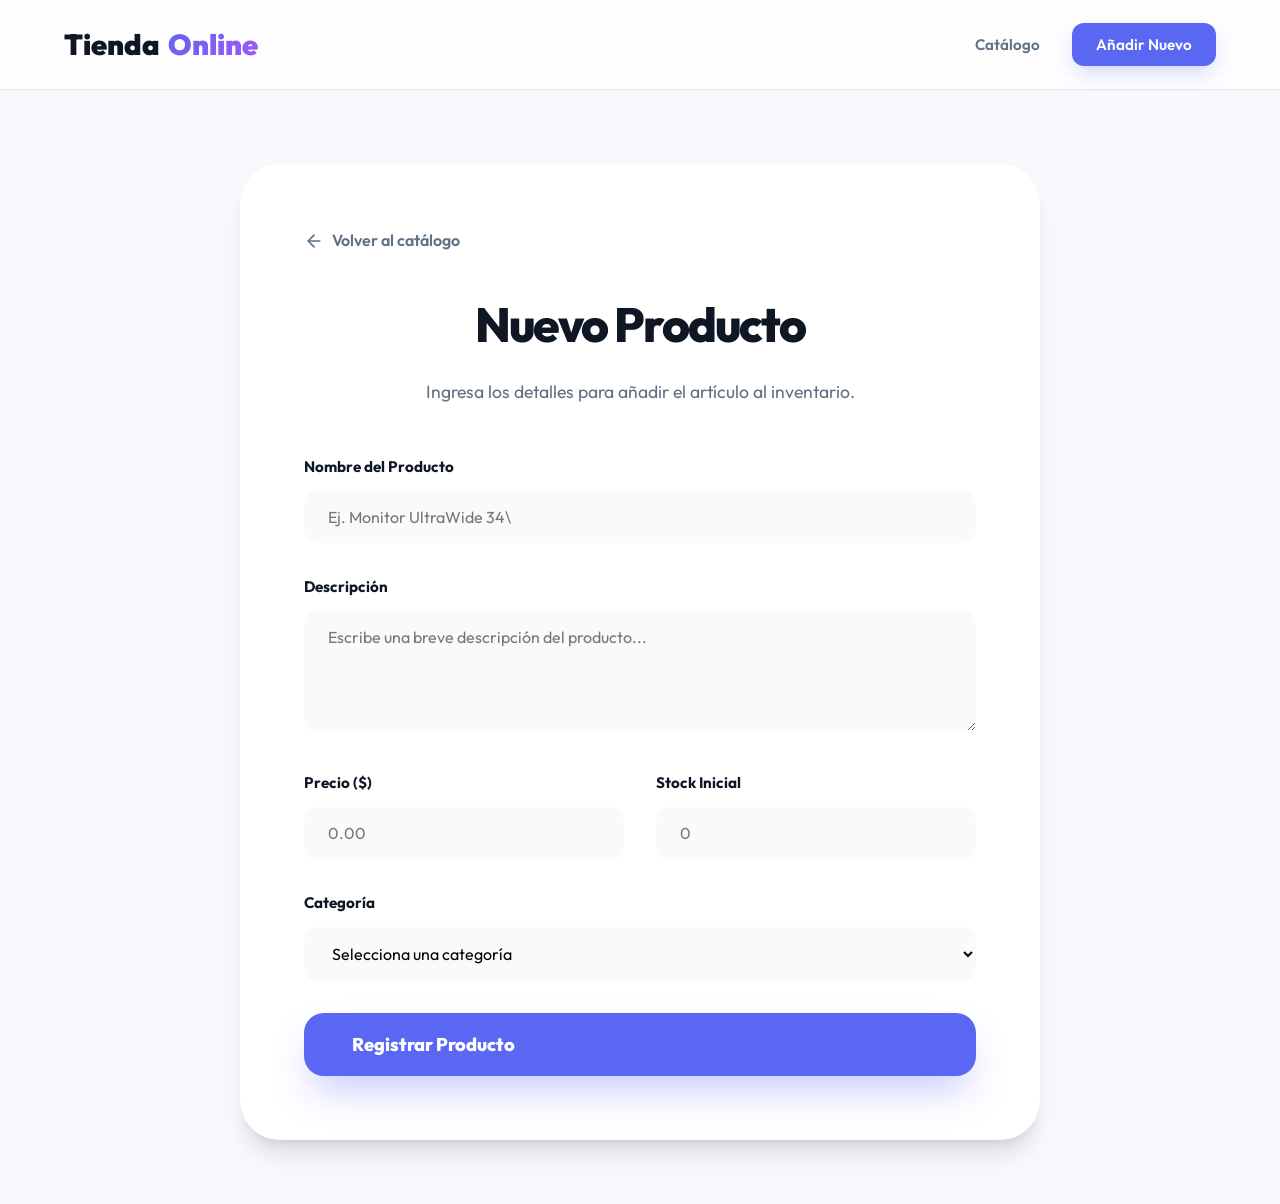
<file: add-product.html>
<!DOCTYPE html>
<html lang="es">

<head>
    <meta charset="UTF-8">
    <meta name="viewport" content="width=device-width, initial-scale=1.0">
    <title>Añadir Producto - Tienda Online</title>
    <link rel="stylesheet" href="index.css">
    <link href="https://fonts.googleapis.com/css2?family=Outfit:wght@400;600;700;800&display=swap" rel="stylesheet">
    <style>
        .form-container {
            max-width: 800px;
            margin: 4rem auto;
            background: white;
            padding: 4rem;
            border-radius: 40px;
            box-shadow: var(--shadow-lg);
            border: 1px solid var(--border-color);
        }

        .form-header {
            margin-bottom: 3rem;
            text-align: center;
        }

        .form-header h1 {
            font-size: 3rem;
            letter-spacing: -2px;
            margin-bottom: 1rem;
        }

        .form-header p {
            color: var(--text-muted);
            font-size: 1.1rem;
        }

        .form-group {
            margin-bottom: 2rem;
        }

        .form-row {
            display: grid;
            grid-template-columns: 1fr 1fr;
            gap: 2rem;
        }

        label {
            display: block;
            margin-bottom: 0.75rem;
            font-weight: 700;
            font-size: 0.95rem;
            color: var(--text-main);
        }

        input, select, textarea {
            width: 100%;
            padding: 1rem 1.5rem;
            border-radius: 14px;
            border: 1.5px solid var(--border-color);
            background: #f8fafc;
            font-size: 1rem;
            transition: all 0.3s;
        }

        input:focus, select:focus, textarea:focus {
            outline: none;
            border-color: var(--primary-color);
            background: white;
            box-shadow: 0 0 0 4px rgba(99, 102, 241, 0.1);
        }

        textarea {
            height: 120px;
            resize: vertical;
        }

        .back-link {
            display: inline-flex;
            align-items: center;
            gap: 0.5rem;
            text-decoration: none;
            color: var(--text-muted);
            font-weight: 600;
            margin-bottom: 2rem;
            transition: color 0.2s;
        }

        .back-link:hover {
            color: var(--primary-color);
        }

        .success-message {
            display: none;
            background: #dcfce7;
            color: #15803d;
            padding: 1.5rem;
            border-radius: 16px;
            margin-bottom: 2rem;
            text-align: center;
            font-weight: 700;
        }
    </style>
</head>

<body>
    <nav class="navbar">
        <div class="nav-container">
            <a href="index.html" class="logo">Tienda<span>Online</span></a>
            <ul class="nav-links">
                <li><a href="index.html">Catálogo</a></li>
                <li><a href="add-product.html" class="btn-nav">Añadir Nuevo</a></li>
            </ul>
        </div>
    </nav>

    <div class="container">
        <div class="form-container">
            <a href="index.html" class="back-link">
                <svg xmlns="http://www.w3.org/2000/svg" width="20" height="20" viewBox="0 0 24 24" fill="none" stroke="currentColor" stroke-width="2" stroke-linecap="round" stroke-linejoin="round"><line x1="19" y1="12" x2="5" y2="12"></line><polyline points="12 19 5 12 12 5"></polyline></svg>
                Volver al catálogo
            </a>

            <div id="success-message" class="success-message">
                ¡Producto registrado con éxito! Redirigiendo...
            </div>

            <div class="form-header">
                <h1>Nuevo Producto</h1>
                <p>Ingresa los detalles para añadir el artículo al inventario.</p>
            </div>

            <form id="add-product-form">
                <div class="form-group">
                    <label for="nombre">Nombre del Producto</label>
                    <input type="text" id="nombre" name="nombre" placeholder="Ej. Monitor UltraWide 34\" required>
                </div>

                <div class="form-group">
                    <label for="descripcion">Descripción</label>
                    <textarea id="descripcion" name="descripcion" placeholder="Escribe una breve descripción del producto..." required></textarea>
                </div>

                <div class="form-row">
                    <div class="form-group">
                        <label for="precio">Precio ($)</label>
                        <input type="number" id="precio" name="precio" placeholder="0.00" step="0.01" required>
                    </div>
                    <div class="form-group">
                        <label for="stock">Stock Inicial</label>
                        <input type="number" id="stock" name="stock" placeholder="0" required>
                    </div>
                </div>

                <div class="form-group">
                    <label for="categoria">Categoría</label>
                    <select id="categoria" name="categoria" required>
                        <option value="" disabled selected>Selecciona una categoría</option>
                        <option value="1">Electrónica</option>
                        <option value="2">Hogar</option>
                        <option value="3">Deportes</option>
                    </select>
                </div>

                <button type="submit" class="btn-primary" style="width: 100%;">Registrar Producto</button>
            </form>
        </div>
    </div>

    <script>
        document.getElementById('add-product-form').addEventListener('submit', function(e) {
            e.preventDefault();
            
            // Aquí iría la lógica de guardado (DB/Backend)
            document.getElementById('success-message').style.display = 'block';
            this.style.opacity = '0.5';
            this.style.pointerEvents = 'none';

            setTimeout(() => {
                window.location.href = 'index.html';
            }, 2000);
        });
    </script>
</body>

</html>
</file>
<file: index.css>
:root {
    /* Color Palette - HSL for flexibility */
    --h: 235; /* Indigo Base */
    --primary: hsl(var(--h), 85%, 65%);
    --primary-hover: hsl(var(--h), 80%, 55%);
    --primary-soft: hsla(var(--h), 85%, 65%, 0.1);
    
    --bg: hsl(220, 33%, 98%);
    --card-bg: hsl(0, 0%, 100%);
    --nav-bg: hsla(0, 0%, 100%, 0.7);
    --text-main: hsl(220, 40%, 10%);
    --text-muted: hsl(215, 15%, 45%);
    --border: hsl(214, 32%, 91%);
    
    --shadow-sm: 0 1px 2px 0 rgb(0 0 0 / 0.05);
    --shadow-md: 0 4px 6px -1px rgb(0 0 0 / 0.1), 0 2px 4px -2px rgb(0 0 0 / 0.1);
    --shadow-lg: 0 20px 25px -5px rgb(0 0 0 / 0.1), 0 8px 10px -6px rgb(0 0 0 / 0.1);
    --shadow-xl: 0 25px 50px -12px rgb(0 0 0 / 0.15);
    
    --radius-sm: 12px;
    --radius-md: 20px;
    --radius-lg: 32px;
    --radius-xl: 48px;
    
    --glass: blur(16px);
}

/* Dark Mode Overrides */
[data-theme="dark"] {
    --bg: hsl(222, 47%, 7%);
    --card-bg: hsl(222, 47%, 11%);
    --nav-bg: hsla(222, 47%, 7%, 0.8);
    --text-main: hsl(210, 40%, 98%);
    --text-muted: hsl(215, 20%, 65%);
    --border: hsl(217, 33%, 17%);
    --shadow-sm: 0 1px 2px 0 rgb(0 0 0 / 0.3);
    --shadow-md: 0 4px 6px -1px rgb(0 0 0 / 0.5);
    --glass: blur(20px) saturate(180%);
}

* {
    margin: 0;
    padding: 0;
    box-sizing: border-box;
    font-family: 'Outfit', -apple-system, BlinkMacSystemFont, 'Segoe UI', Roboto, sans-serif;
}

html {
    scroll-behavior: smooth;
}

body {
    background-color: var(--bg);
    color: var(--text-main);
    line-height: 1.6;
    padding-top: 100px;
    transition: background-color 0.4s ease, color 0.4s ease;
}

/* Typography Enhancements */
h1, h2, h3, h4 {
    letter-spacing: -0.03em;
    font-weight: 800;
}

/* Navbar */
.navbar {
    position: fixed;
    top: 0;
    left: 0;
    right: 0;
    height: 90px;
    background: var(--nav-bg);
    backdrop-filter: var(--glass);
    -webkit-backdrop-filter: var(--glass);
    border-bottom: 1px solid var(--border);
    z-index: 1000;
    display: flex;
    align-items: center;
    transition: all 0.3s ease;
}

.nav-container {
    max-width: 1400px;
    margin: 0 auto;
    width: 90%;
    display: flex;
    justify-content: space-between;
    align-items: center;
}

.logo {
    font-size: 1.8rem;
    font-weight: 900;
    text-decoration: none;
    color: var(--text-main);
    display: flex;
    align-items: center;
    gap: 8px;
}

.logo span {
    background: linear-gradient(135deg, var(--primary) 0%, #a855f7 100%);
    background-clip: text;
    -webkit-background-clip: text;
    -webkit-text-fill-color: transparent;
}

.nav-actions {
    display: flex;
    align-items: center;
    gap: 2rem;
}

.search-bar {
    position: relative;
    width: 100%;
    max-width: 350px;
    display: flex;
    align-items: center;
}

.search-bar input {
    width: 100%;
    padding: 0.75rem 1rem 0.75rem 3rem;
    border-radius: var(--radius-sm);
    border: 1px solid var(--border);
    background: var(--primary-soft);
    color: var(--text-main);
    font-size: 0.95rem;
    transition: all 0.3s;
}

.search-bar input:focus {
    outline: none;
    background: var(--card-bg);
    border-color: var(--primary);
    box-shadow: 0 0 0 4px var(--primary-soft);
}

.search-bar svg {
    position: absolute;
    left: 1rem;
    color: var(--text-muted);
}

.nav-links {
    display: flex;
    list-style: none;
    gap: 2rem;
    align-items: center;
}

.nav-links a {
    text-decoration: none;
    color: var(--text-muted);
    font-weight: 600;
    font-size: 0.95rem;
    transition: all 0.2s;
}

.nav-links a:hover {
    color: var(--primary);
}

.theme-toggle {
    background: var(--primary-soft);
    border: 1px solid var(--border);
    color: var(--text-main);
    padding: 0.6rem;
    border-radius: 12px;
    cursor: pointer;
    display: flex;
    align-items: center;
    justify-content: center;
    transition: all 0.3s;
}

.theme-toggle:hover {
    background: var(--border);
}

.btn-nav {
    background: var(--primary);
    color: white !important;
    padding: 0.75rem 1.5rem;
    border-radius: var(--radius-sm);
    font-weight: 700;
    box-shadow: 0 10px 20px -5px hsla(var(--h), 85%, 65%, 0.3);
}

.btn-nav:hover {
    transform: translateY(-2px);
    box-shadow: 0 15px 30px -5px hsla(var(--h), 85%, 65%, 0.4);
}

/* Hero Section */
.hero {
    margin: 2rem 0 6rem 0;
    display: grid;
    grid-template-columns: 1.2fr 0.8fr;
    gap: 4rem;
    align-items: center;
    background: linear-gradient(135deg, var(--card-bg) 0%, var(--bg) 100%);
    padding: 5rem;
    border-radius: var(--radius-xl);
    border: 1px solid var(--border);
    position: relative;
    overflow: hidden;
    animation: slideDown 0.8s cubic-bezier(0.16, 1, 0.3, 1);
}

.hero::before {
    content: '';
    position: absolute;
    top: -20%;
    right: -10%;
    width: 400px;
    height: 400px;
    background: radial-gradient(circle, var(--primary-soft) 0%, transparent 70%);
    border-radius: 50%;
    z-index: 0;
}

.hero-content {
    position: relative;
    z-index: 1;
}

.hero h1 {
    font-size: 5rem;
    line-height: 0.95;
    margin-bottom: 2rem;
}

.hero h1 span {
    display: block;
    background: linear-gradient(135deg, var(--primary) 20%, #a855f7 80%);
    background-clip: text;
    -webkit-background-clip: text;
    -webkit-text-fill-color: transparent;
}

.hero p {
    color: var(--text-muted);
    font-size: 1.35rem;
    margin-bottom: 3rem;
    max-width: 550px;
    font-weight: 500;
}

.hero-image {
    position: relative;
    z-index: 1;
    filter: drop-shadow(0 30px 60px rgba(0,0,0,0.2));
    animation: float 6s ease-in-out infinite;
}

.hero-image img {
    width: 100%;
    transition: transform 0.8s cubic-bezier(0.16, 1, 0.3, 1);
}

.btn-primary {
    background: var(--primary);
    color: white;
    padding: 1.25rem 3rem;
    border-radius: var(--radius-md);
    text-decoration: none;
    font-weight: 800;
    font-size: 1.15rem;
    display: inline-flex;
    align-items: center;
    gap: 12px;
    border: none;
    cursor: pointer;
    transition: all 0.4s cubic-bezier(0.16, 1, 0.3, 1);
    box-shadow: 0 20px 40px -10px hsla(var(--h), 85%, 65%, 0.4);
}

.btn-primary:hover {
    transform: translateY(-5px) scale(1.02);
    box-shadow: 0 30px 60px -10px hsla(var(--h), 85%, 65%, 0.5);
    background: var(--primary-hover);
}

/* Product Section */
.container {
    max-width: 1400px;
    margin: 0 auto;
    width: 90%;
}

.section-header {
    display: flex;
    justify-content: space-between;
    align-items: flex-end;
    margin-bottom: 4rem;
}

.section-header h2 {
    font-size: 3rem;
    margin-bottom: 0.5rem;
}

.section-subtitle {
    color: var(--text-muted);
    font-size: 1.2rem;
    font-weight: 500;
}

.badge {
    background: var(--primary-soft);
    color: var(--primary);
    padding: 0.75rem 1.5rem;
    border-radius: 100px;
    font-size: 0.95rem;
    font-weight: 800;
    border: 1px solid hsla(var(--h), 85%, 65%, 0.2);
}

/* Product Grid */
.product-grid {
    display: grid;
    grid-template-columns: repeat(auto-fill, minmax(340px, 1fr));
    gap: 3rem;
    margin-bottom: 8rem;
}

.product-card {
    background: var(--card-bg);
    border-radius: var(--radius-lg);
    border: 1px solid var(--border);
    overflow: hidden;
    transition: all 0.5s cubic-bezier(0.16, 1, 0.3, 1);
    cursor: pointer;
    display: flex;
    flex-direction: column;
}

.product-card:hover {
    transform: translateY(-12px);
    box-shadow: var(--shadow-xl);
    border-color: var(--primary-soft);
}

.card-image {
    height: 280px;
    position: relative;
    background: var(--bg);
    display: flex;
    align-items: center;
    justify-content: center;
    overflow: hidden;
}

.card-image img {
    max-width: 80%;
    max-height: 80%;
    object-fit: contain;
    transition: transform 0.8s cubic-bezier(0.16, 1, 0.3, 1);
}

.card-overlay {
    position: absolute;
    inset: 0;
    background: hsla(var(--h), 85%, 65%, 0.2);
    backdrop-filter: blur(4px);
    display: flex;
    align-items: center;
    justify-content: center;
    opacity: 0;
    transition: all 0.4s ease;
}

.card-overlay span {
    background: white;
    color: var(--primary);
    padding: 1rem 2rem;
    border-radius: var(--radius-sm);
    font-weight: 800;
    transform: translateY(20px);
    transition: all 0.4s cubic-bezier(0.16, 1, 0.3, 1);
    box-shadow: var(--shadow-lg);
}

.product-card:hover .card-overlay { opacity: 1; }
.product-card:hover .card-overlay span { transform: translateY(0); }
.product-card:hover .card-image img { transform: scale(1.1) rotate(2deg); }

.card-content {
    padding: 2.5rem;
    flex-grow: 1;
    display: flex;
    flex-direction: column;
}

.category {
    font-size: 0.75rem;
    font-weight: 900;
    text-transform: uppercase;
    color: var(--primary);
    margin-bottom: 0.75rem;
    letter-spacing: 0.1em;
}

.product-card h3 {
    font-size: 1.6rem;
    margin-bottom: 1.5rem;
    color: var(--text-main);
}

.card-footer {
    margin-top: auto;
    display: flex;
    justify-content: space-between;
    align-items: center;
    padding-top: 1.5rem;
    border-top: 1px solid var(--border);
}

.price {
    font-size: 1.8rem;
    font-weight: 900;
}

.stock {
    display: flex;
    align-items: center;
    gap: 8px;
    padding: 0.5rem 1rem;
    background: var(--bg);
    border-radius: 100px;
    font-size: 0.85rem;
    font-weight: 700;
    color: var(--text-muted);
}

.stock-dot {
    width: 6px;
    height: 6px;
    border-radius: 50%;
}

.in-stock { background: #10b981; box-shadow: 0 0 12px #10b98144; }
.low-stock { background: #f59e0b; box-shadow: 0 0 12px #f59e0b44; }

/* Modal Glassmorphism */
.modal {
    position: fixed;
    inset: 0;
    background: hsla(222, 47%, 7%, 0.4);
    backdrop-filter: blur(12px);
    display: none;
    align-items: center;
    justify-content: center;
    z-index: 2000;
    padding: 2rem;
    transition: all 0.3s ease;
}

.modal.show { display: flex; animation: fadeIn 0.4s ease; }

.modal-content {
    background: var(--card-bg);
    width: 100%;
    max-width: 1100px;
    border-radius: var(--radius-xl);
    border: 1px solid var(--border);
    overflow: hidden;
    position: relative;
    box-shadow: var(--shadow-xl);
    animation: zoomIn 0.5s cubic-bezier(0.16, 1, 0.3, 1);
}

.close-modal {
    position: absolute;
    top: 2rem;
    right: 2rem;
    width: 44px;
    height: 44px;
    border-radius: 50%;
    background: var(--bg);
    display: flex;
    align-items: center;
    justify-content: center;
    cursor: pointer;
    font-size: 1.5rem;
    color: var(--text-main);
    z-index: 10;
    transition: all 0.3s;
}

.close-modal:hover { background: var(--primary); color: white; transform: rotate(90deg); }

.modal-body { display: grid; grid-template-columns: 1fr 1fr; }

.modal-image {
    background: var(--bg);
    display: flex;
    align-items: center;
    justify-content: center;
    padding: 4rem;
}

.modal-image img { max-width: 100%; filter: drop-shadow(0 20px 40px rgba(0,0,0,0.1)); }

.modal-info { padding: 4rem; display: flex; flex-direction: column; }

.modal-info h2 { font-size: 3.5rem; line-height: 1; margin-bottom: 1.5rem; }

.description { font-size: 1.15rem; color: var(--text-muted); margin-bottom: 2.5rem; }

.modal-features li { display: flex; align-items: center; gap: 12px; margin-bottom: 1rem; font-weight: 600; }
.modal-features li::before { content: '✦'; color: var(--primary); font-size: 1.2rem; }

.modal-footer { margin-top: auto; display: flex; align-items: center; justify-content: space-between; gap: 2rem; }

.stock-badge { padding: 0.6rem 1.2rem; border-radius: 12px; font-weight: 800; font-size: 0.9rem; }
.stock-badge.in-stock { background: #dcfce7; color: #15803d; }
.stock-badge.low-stock { background: #fef3c7; color: #b45309; }

/* Footer */
.main-footer {
    background: var(--card-bg);
    border-top: 1px solid var(--border);
    padding: 6rem 0 3rem;
    margin-top: 4rem;
}

.footer-grid {
    display: grid;
    grid-template-columns: 1.5fr 1fr 1fr 1fr;
    gap: 4rem;
    margin-bottom: 4rem;
}

.footer-about p { color: var(--text-muted); margin: 1.5rem 0; font-size: 1.1rem; }

.footer-column h4 { margin-bottom: 2rem; font-size: 1.2rem; }
.footer-column ul { list-style: none; }
.footer-column li { margin-bottom: 1rem; }
.footer-column a { text-decoration: none; color: var(--text-muted); font-weight: 500; transition: color 0.3s; }
.footer-column a:hover { color: var(--primary); }

.footer-bottom {
    padding-top: 3rem;
    border-top: 1px solid var(--border);
    display: flex;
    justify-content: space-between;
    color: var(--text-muted);
    font-weight: 500;
    font-size: 0.95rem;
}

/* Animations */
@keyframes float {
    0%, 100% { transform: translateY(0); }
    50% { transform: translateY(-20px); }
}

@keyframes slideDown {
    from { opacity: 0; transform: translateY(-40px); }
    to { opacity: 1; transform: translateY(0); }
}

@keyframes zoomIn {
    from { opacity: 0; transform: scale(0.95); }
    to { opacity: 1; transform: scale(1); }
}

@keyframes fadeIn {
    from { opacity: 0; }
    to { opacity: 1; }
}

/* Responsive */
@media (max-width: 1200px) {
    .hero { padding: 3rem; text-align: center; grid-template-columns: 1fr; }
    .hero h1 { font-size: 4rem; }
    .hero-image { max-width: 500px; margin: 0 auto; }
}

@media (max-width: 900px) {
    .modal-body { grid-template-columns: 1fr; }
    .modal-info { padding: 2rem; }
    .footer-grid { grid-template-columns: 1fr 1fr; }
}

@media (max-width: 600px) {
    .nav-actions { gap: 1rem; }
    .nav-links, .search-bar { display: none; }
    .hero h1 { font-size: 3rem; }
    .footer-grid { grid-template-columns: 1fr; }
}
</file>
